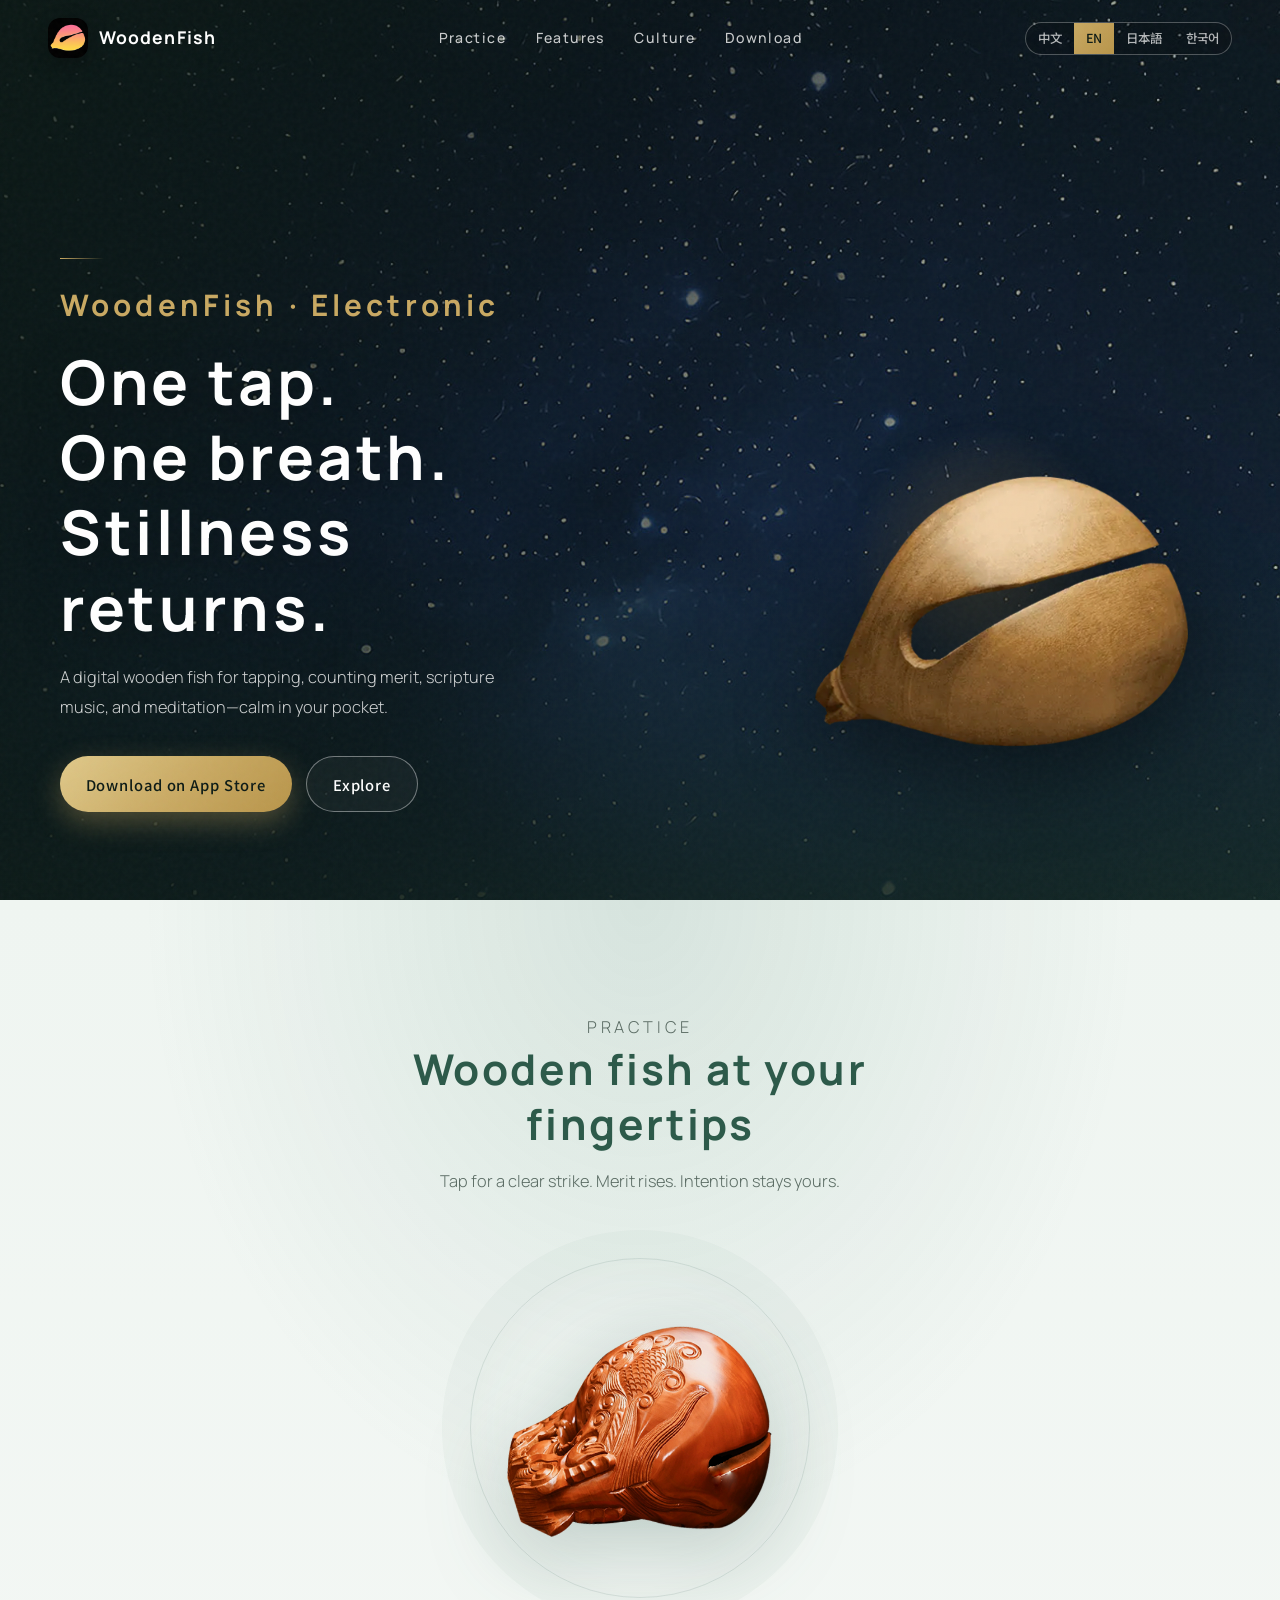
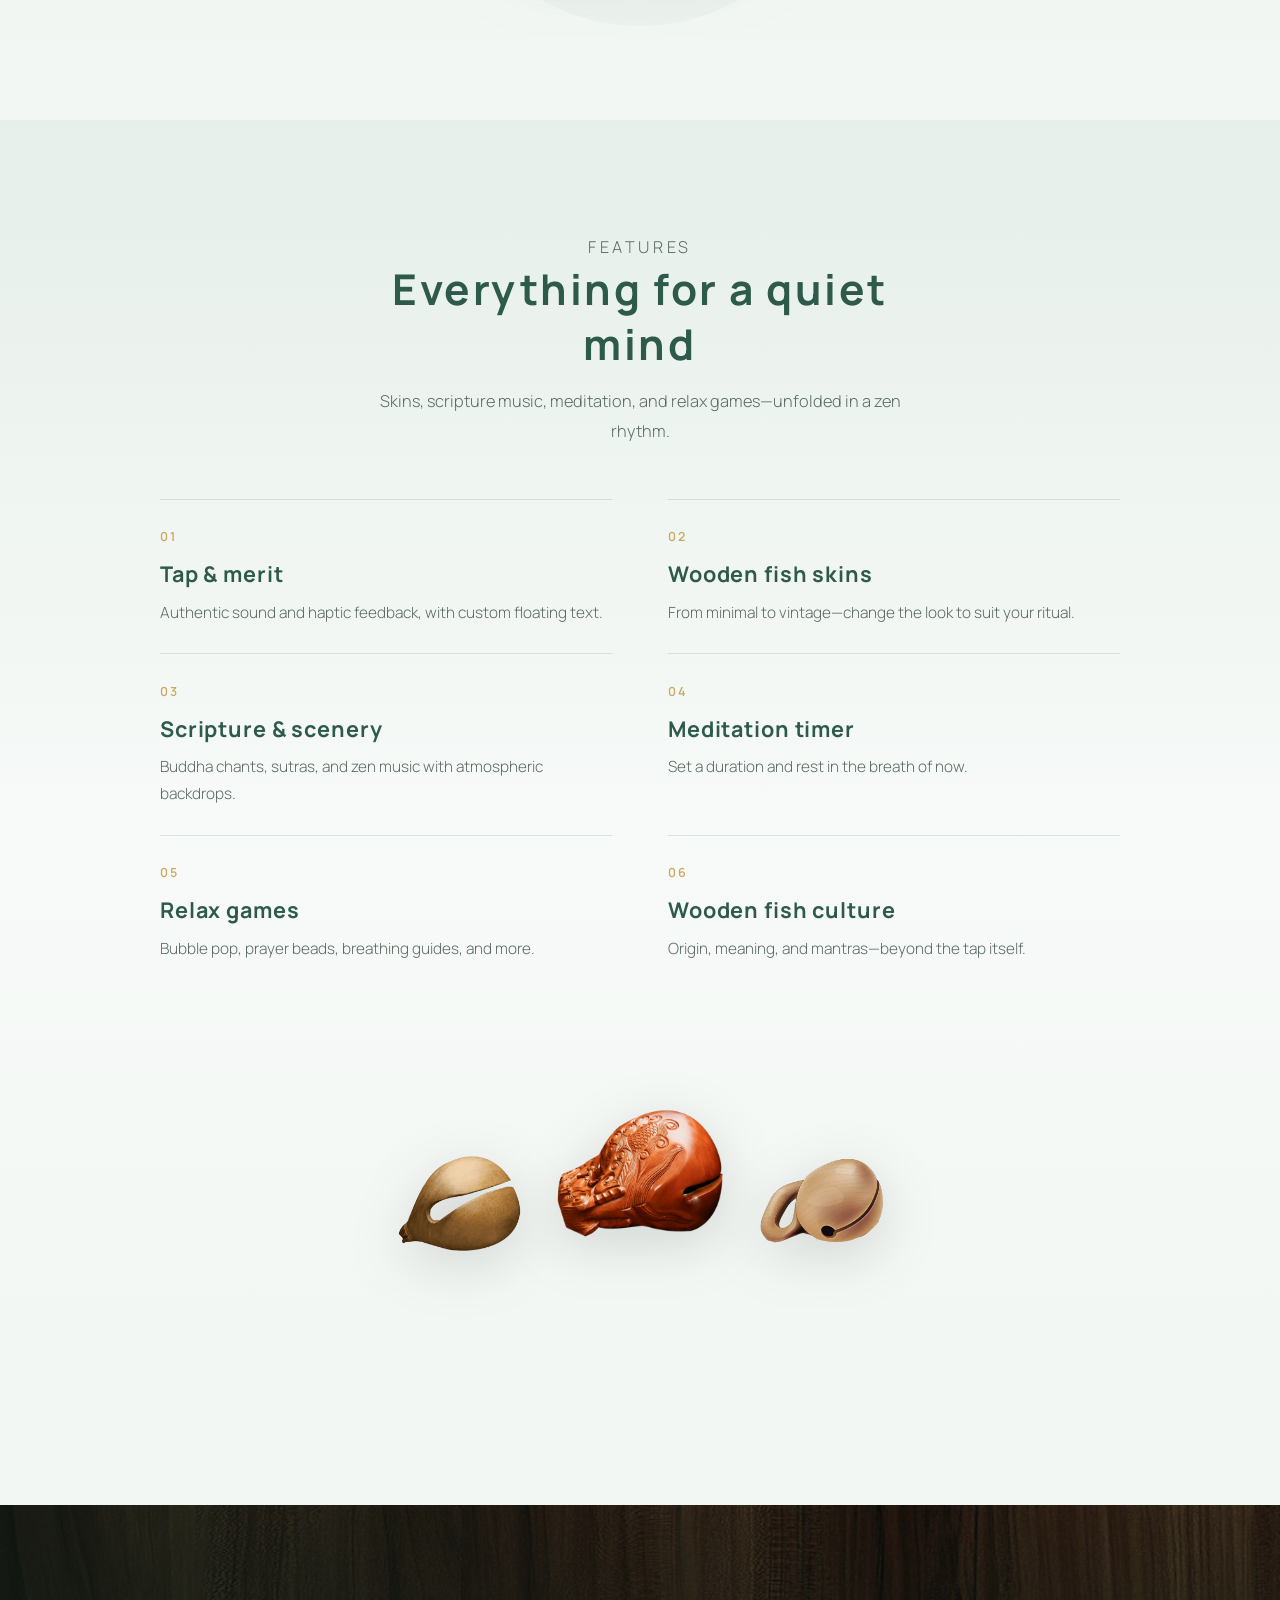
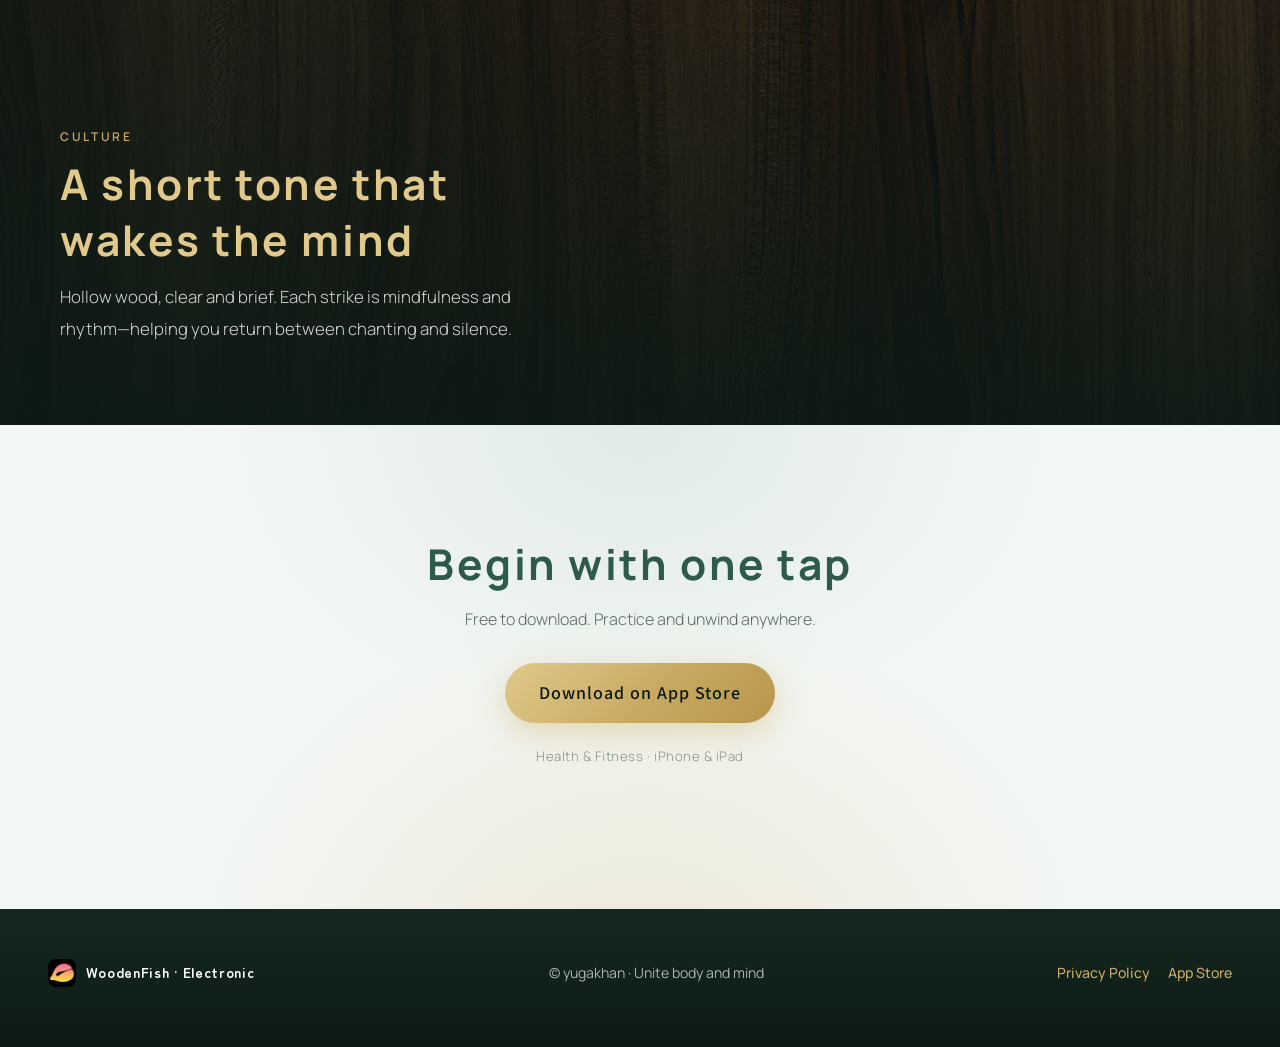
<file: index.html>
<!DOCTYPE html>
<html lang="zh-Hans">
<head>
  <meta charset="UTF-8" />
  <meta name="viewport" content="width=device-width, initial-scale=1" />
  <title>新木鱼 WoodenFish — 敲击木鱼 · 静心解压</title>
  <meta name="description" content="新木鱼（WoodenFish）是一款数字化木鱼 App：敲击计功德、多种皮肤、经文音乐、冥想计时与解压游戏，助你在忙碌中找回平静。" />
  <meta name="keywords" content="木鱼,新木鱼,WoodenFish,冥想,功德,解压,禅修,佛号,meditation,wooden fish" />
  <meta name="author" content="yugakhan" />
  <meta name="robots" content="index, follow, max-image-preview:large" />
  <meta name="theme-color" content="#2D5A4A" />
  <meta name="apple-itunes-app" content="app-id=6450141503" />
  <meta name="application-name" content="WoodenFish" />
  <link rel="canonical" href="https://yugakhan.github.io/muyu/" />
  <link rel="alternate" hreflang="zh-Hans" href="https://yugakhan.github.io/muyu/" />
  <link rel="alternate" hreflang="en" href="https://yugakhan.github.io/muyu/?lang=en" />
  <link rel="alternate" hreflang="ja" href="https://yugakhan.github.io/muyu/?lang=ja" />
  <link rel="alternate" hreflang="ko" href="https://yugakhan.github.io/muyu/?lang=ko" />
  <link rel="alternate" hreflang="x-default" href="https://yugakhan.github.io/muyu/" />

  <!-- Open Graph -->
  <meta property="og:type" content="website" />
  <meta property="og:site_name" content="WoodenFish" />
  <meta property="og:locale" content="zh_CN" />
  <meta property="og:locale:alternate" content="en_US" />
  <meta property="og:locale:alternate" content="ja_JP" />
  <meta property="og:locale:alternate" content="ko_KR" />
  <meta property="og:url" content="https://yugakhan.github.io/muyu/" />
  <meta property="og:title" content="新木鱼 WoodenFish — 敲击木鱼 · 静心解压" />
  <meta property="og:description" content="数字化木鱼，随时敲击、计功德、伴经声与冥想。Meditate and reduce stress." />
  <meta property="og:image" content="https://yugakhan.github.io/muyu/assets/og-cover.png" />
  <meta property="og:image:width" content="1200" />
  <meta property="og:image:height" content="630" />
  <meta property="og:image:alt" content="WoodenFish app — digital wooden fish" />

  <!-- Twitter -->
  <meta name="twitter:card" content="summary_large_image" />
  <meta name="twitter:title" content="新木鱼 WoodenFish" />
  <meta name="twitter:description" content="Digital wooden fish for meditation, merit, and calm." />
  <meta name="twitter:image" content="https://yugakhan.github.io/muyu/assets/og-cover.png" />
  <meta name="twitter:image:alt" content="WoodenFish — digital wooden fish for calm" />

  <link rel="icon" type="image/png" href="assets/icon.png" />
  <link rel="apple-touch-icon" href="assets/icon.png" />
  <link rel="manifest" href="site.webmanifest" />

  <link rel="preconnect" href="https://fonts.googleapis.com" />
  <link rel="preconnect" href="https://fonts.gstatic.com" crossorigin />
  <!-- Sans only: Noto Sans SC/JP/KR + Zen Maru Gothic + Manrope (no Song/serif) -->
  <link href="https://fonts.googleapis.com/css2?family=Manrope:wght@400;500;600;700&family=Noto+Sans+JP:wght@300;400;500;600;700&family=Noto+Sans+KR:wght@300;400;500;600;700&family=Noto+Sans+SC:wght@300;400;500;600;700&family=Zen+Maru+Gothic:wght@400;500;700&display=swap" rel="stylesheet" />
  <link rel="stylesheet" href="styles.css" />

  <script type="application/ld+json">
  {
    "@context": "https://schema.org",
    "@type": "SoftwareApplication",
    "name": "WoodenFish - Electronic",
    "alternateName": ["新木鱼", "WoodenFish"],
    "operatingSystem": "iOS, iPadOS",
    "applicationCategory": "HealthApplication",
    "description": "A digital wooden fish app for meditation, merit counting, scripture music, and stress relief.",
    "url": "https://yugakhan.github.io/muyu/",
    "image": "https://yugakhan.github.io/muyu/assets/icon.png",
    "offers": {
      "@type": "Offer",
      "price": "0",
      "priceCurrency": "USD"
    },
    "aggregateRating": {
      "@type": "AggregateRating",
      "ratingValue": "5.0",
      "ratingCount": "9"
    },
    "author": {
      "@type": "Person",
      "name": "yugakhan"
    },
    "downloadUrl": "https://apps.apple.com/us/app/woodenfish-electronic/id6450141503"
  }
  </script>
  <script type="application/ld+json">
  {
    "@context": "https://schema.org",
    "@type": "WebSite",
    "name": "WoodenFish",
    "url": "https://yugakhan.github.io/muyu/",
    "inLanguage": ["zh-Hans", "en"],
    "publisher": {
      "@type": "Organization",
      "name": "yugakhan"
    }
  }
  </script>
</head>
<body>
  <a class="skip" href="#main">Skip to content</a>
  <div class="grain" aria-hidden="true"></div>
  <div class="ink-wash" aria-hidden="true"></div>
  <svg class="enso" viewBox="0 0 200 200" aria-hidden="true">
    <circle cx="100" cy="100" r="78" fill="none" stroke="currentColor" stroke-width="1.2" stroke-linecap="round" stroke-dasharray="420 80" pathLength="500" />
  </svg>

  <header class="top">
    <a class="brand-mark" href="#top">
      <img src="assets/icon.png" width="40" height="40" alt="新木鱼 WoodenFish app icon" />
      <span data-i18n="brand">新木鱼</span>
    </a>
    <nav class="nav" aria-label="Primary">
      <a href="#practice" data-i18n="nav_practice">修行</a>
      <a href="#features" data-i18n="nav_features">功能</a>
      <a href="#culture" data-i18n="nav_culture">文化</a>
      <a href="#download" data-i18n="nav_download">下载</a>
    </nav>
    <div class="lang" role="group" aria-label="Language">
      <button type="button" data-lang="zh" class="is-active">中文</button>
      <button type="button" data-lang="en">EN</button>
      <button type="button" data-lang="ja">日本語</button>
      <button type="button" data-lang="ko">한국어</button>
    </div>
  </header>

  <main id="main">
    <section id="top" class="hero">
      <div class="hero-visual" aria-hidden="true">
        <img src="assets/bg.jpg" alt="" class="hero-bg" width="1600" height="1000" />
        <div class="hero-veil"></div>
        <div class="hero-glow"></div>

        <div class="hero-fx">
          <div class="hero-waves">
            <span></span>
            <span></span>
            <span></span>
          </div>
          <img
            src="assets/muyu-hero.png"
            alt=""
            class="hero-muyu"
            width="500"
            height="500"
            decoding="async"
          />
        </div>

        <div class="hero-leaves">
          <svg class="leaf l1" viewBox="0 0 32 32" fill="currentColor"><path d="M16 2c-1.5 6-8 10-12 14 4 1 8 5 10 12 2-7 6-11 10-12-4-4-10.5-8-8-14z"/></svg>
          <svg class="leaf l2" viewBox="0 0 32 32" fill="currentColor"><path d="M26 6C18 8 12 14 10 22c8-2 14-8 16-16-2 2-4 4-6 5 2-3 4-4 6-5z"/></svg>
          <svg class="leaf l3" viewBox="0 0 32 32" fill="currentColor"><path d="M16 2c-1.5 6-8 10-12 14 4 1 8 5 10 12 2-7 6-11 10-12-4-4-10.5-8-8-14z"/></svg>
          <svg class="leaf l4" viewBox="0 0 32 32" fill="currentColor"><path d="M26 6C18 8 12 14 10 22c8-2 14-8 16-16-2 2-4 4-6 5 2-3 4-4 6-5z"/></svg>
          <svg class="leaf l5" viewBox="0 0 32 32" fill="currentColor"><path d="M16 2c-1.5 6-8 10-12 14 4 1 8 5 10 12 2-7 6-11 10-12-4-4-10.5-8-8-14z"/></svg>
        </div>

        <div class="hero-motes">
          <i></i><i></i><i></i><i></i><i></i><i></i>
        </div>
      </div>
      <div class="hero-copy">
        <p class="brand-hero" data-i18n="brand_full">新木鱼 WoodenFish</p>
        <h1 data-i18n="hero_title">一叩一念，心归静处</h1>
        <p class="hero-lead" data-i18n="hero_lead">数字化木鱼，随时敲击、计功德、伴经声与冥想，在喧嚣里留一寸禅意。</p>
        <div class="cta-row">
          <a class="btn btn-primary" href="https://apps.apple.com/us/app/woodenfish-electronic/id6450141503" target="_blank" rel="noopener" data-i18n="cta_ios">App Store 下载</a>
          <a class="btn btn-ghost" href="#practice" data-i18n="cta_explore">了解更多</a>
        </div>
      </div>
    </section>

    <section id="practice" class="section practice">
      <div class="section-head reveal">
        <p class="eyebrow" data-i18n="eyebrow_practice">Practice</p>
        <h2 data-i18n="practice_title">指尖上的木鱼</h2>
        <p data-i18n="practice_lead">轻触屏幕，清脆一响；功德自计，心念自定。</p>
      </div>
      <div class="practice-stage reveal">
        <div class="practice-ring" aria-hidden="true"></div>
        <img
          src="assets/muyu-2.png"
          alt="木鱼插图，点击可体验功德+1"
          class="practice-muyu"
          width="300"
          height="300"
          data-i18n-alt="alt_muyu_tap"
        />
        <p class="merit" aria-live="polite"><span data-i18n="merit_label">功德</span>+1</p>
      </div>
    </section>

    <section id="features" class="section features">
      <div class="section-head reveal">
        <p class="eyebrow" data-i18n="eyebrow_features">Features</p>
        <h2 data-i18n="features_title">静心所需，皆在其中</h2>
        <p data-i18n="features_lead">皮肤、经声、冥想与解压游戏，循着禅意慢慢展开。</p>
      </div>
      <ol class="feature-list">
        <li class="reveal">
          <span class="feat-num">01</span>
          <h3 data-i18n="f1_title">敲击与功德</h3>
          <p data-i18n="f1_body">真实音效与震动反馈，自定义悬浮文字与计数。</p>
        </li>
        <li class="reveal">
          <span class="feat-num">02</span>
          <h3 data-i18n="f2_title">多样木鱼皮肤</h3>
          <p data-i18n="f2_body">简约到复古，随心更换外观，让修行更有仪式感。</p>
        </li>
        <li class="reveal">
          <span class="feat-num">03</span>
          <h3 data-i18n="f3_title">经文与背景</h3>
          <p data-i18n="f3_body">佛号、经诵与禅乐，配以氛围背景图，沉浸静修。</p>
        </li>
        <li class="reveal">
          <span class="feat-num">04</span>
          <h3 data-i18n="f4_title">冥想计时</h3>
          <p data-i18n="f4_body">设定时长，专注呼吸与当下，修一寸光阴。</p>
        </li>
        <li class="reveal">
          <span class="feat-num">05</span>
          <h3 data-i18n="f5_title">解压小游戏</h3>
          <p data-i18n="f5_body">戳泡泡、拨念珠、呼吸引导等，轻触放松身心。</p>
        </li>
        <li class="reveal">
          <span class="feat-num">06</span>
          <h3 data-i18n="f6_title">木鱼文化</h3>
          <p data-i18n="f6_body">由来、寓意与常用佛号，在叩击之外多一分理解。</p>
        </li>
      </ol>
      <div class="skin-row reveal" aria-hidden="true">
        <img src="assets/muyu-hero.png" alt="" width="140" height="140" loading="lazy" />
        <img src="assets/muyu-2.png" alt="" width="180" height="180" loading="lazy" />
        <img src="assets/muyu-3.png" alt="" width="140" height="140" loading="lazy" />
      </div>
    </section>

    <section id="culture" class="section culture">
      <div class="culture-panel">
        <img src="assets/bg-alt.jpg" alt="" class="culture-bg" width="1600" height="900" />
        <div class="culture-veil"></div>
        <div class="culture-copy reveal">
          <p class="eyebrow light" data-i18n="eyebrow_culture">Culture</p>
          <h2 data-i18n="culture_title">木鱼之声，醒心于片刻</h2>
          <p data-i18n="culture_body">木鱼中空，音短而清。每一次敲击，是正念，也是节奏——在读经与静坐之间，帮你把心安放回来。</p>
        </div>
      </div>
    </section>

    <section id="download" class="section download">
      <div class="download-inner reveal">
        <h2 data-i18n="download_title">此刻，开始一叩</h2>
        <p data-i18n="download_lead">免费下载，随时随地修行与解压。</p>
        <a class="btn btn-primary btn-lg" href="https://apps.apple.com/us/app/woodenfish-electronic/id6450141503" target="_blank" rel="noopener" data-i18n="cta_ios">App Store 下载</a>
        <p class="fineprint" data-i18n="download_note">Health &amp; Fitness · 支持 iPhone、iPad</p>
      </div>
    </section>
  </main>

  <footer class="foot">
    <div class="foot-brand">
      <img src="assets/icon.png" alt="" width="28" height="28" />
      <span data-i18n="brand_full">新木鱼 WoodenFish</span>
    </div>
    <p data-i18n="foot_copy">© yugakhan · 让身心合一</p>
    <div class="foot-links">
      <a href="privacy.html" data-i18n="foot_privacy">隐私政策</a>
      <a href="https://apps.apple.com/us/app/woodenfish-electronic/id6450141503" target="_blank" rel="noopener">App Store</a>
    </div>
  </footer>

  <script src="i18n.js?v=syslang1"></script>
  <script src="app.js?v=syslang1"></script>
</body>
</html>
</file>
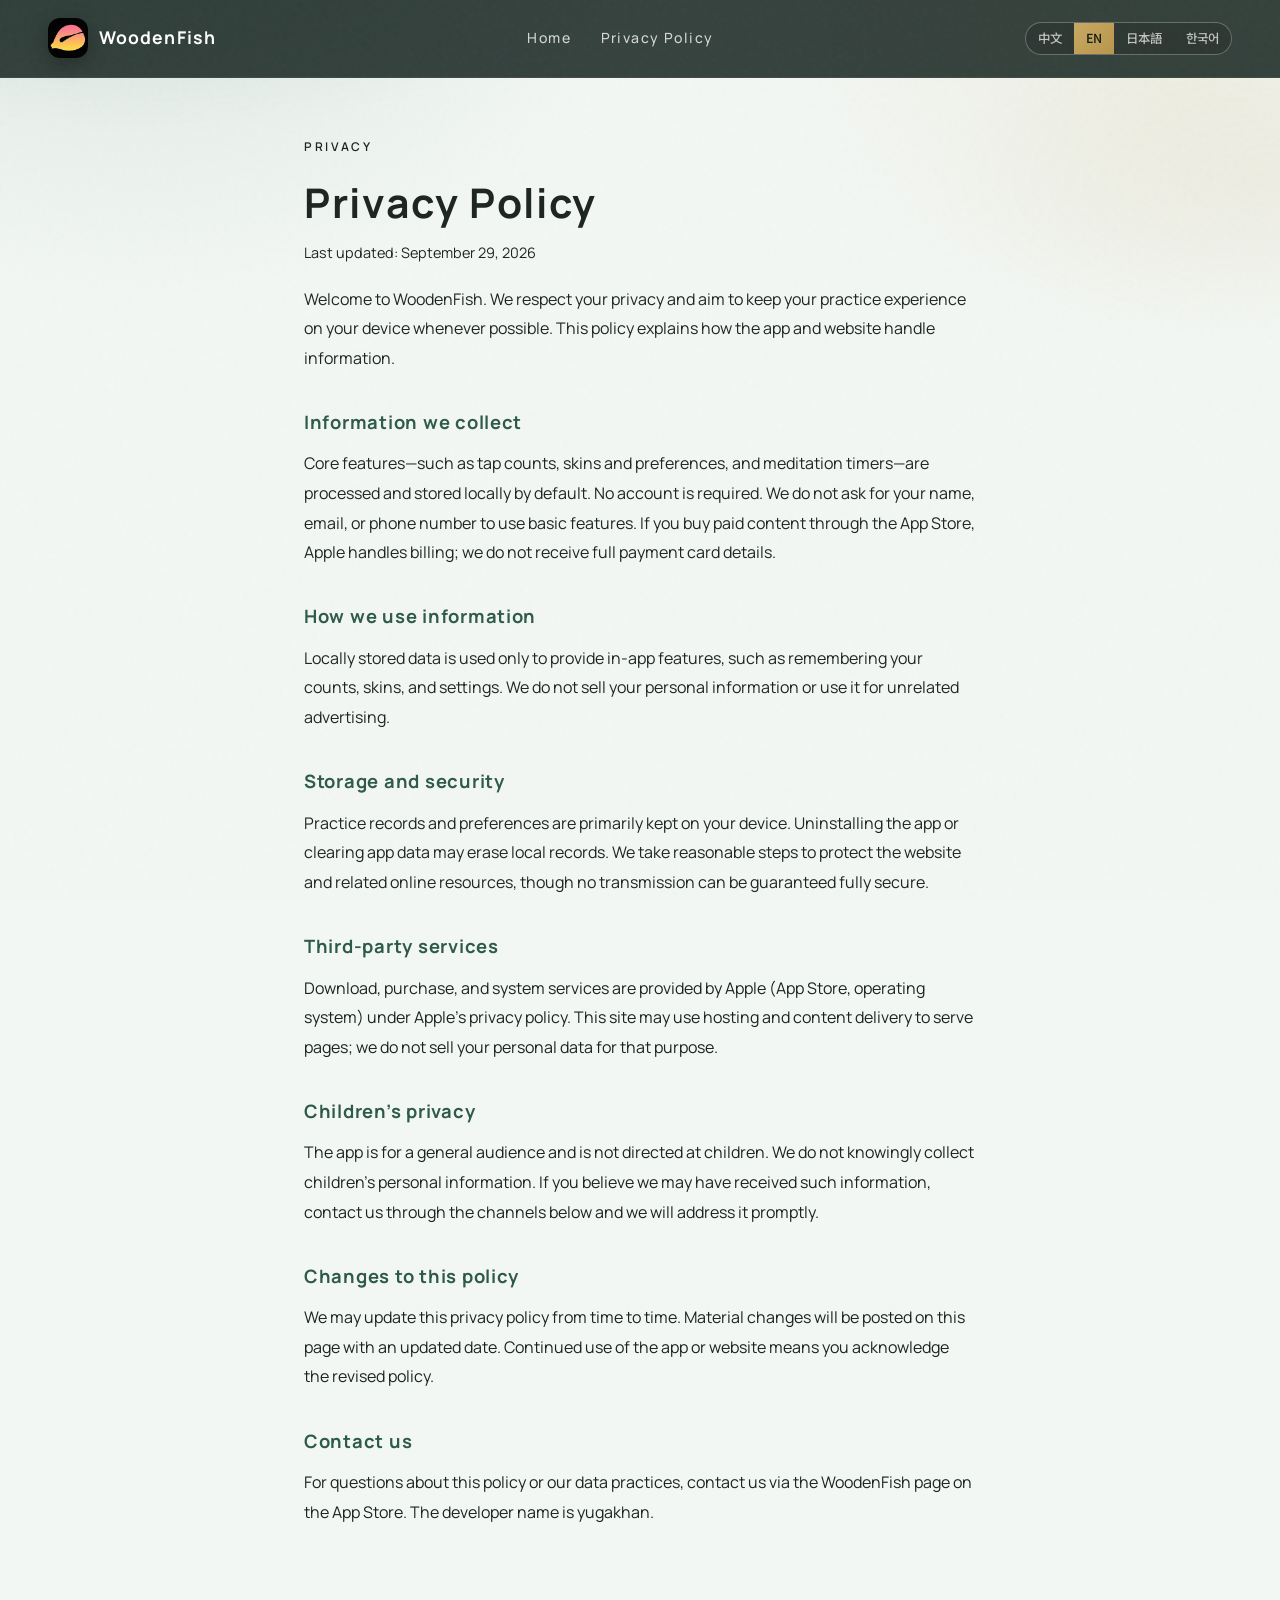
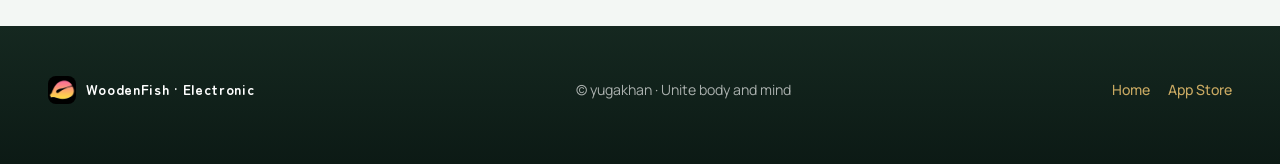
<file: privacy.html>
<!DOCTYPE html>
<html lang="zh-Hans">
<head>
  <meta charset="UTF-8" />
  <meta name="viewport" content="width=device-width, initial-scale=1" />
  <title>隐私政策 — 新木鱼 WoodenFish</title>
  <meta name="description" content="新木鱼（WoodenFish）隐私政策：说明我们如何处理应用与网站相关的信息。" />
  <meta name="author" content="yugakhan" />
  <meta name="robots" content="index, follow" />
  <meta name="theme-color" content="#2D5A4A" />
  <meta name="application-name" content="WoodenFish" />
  <link rel="canonical" href="https://yugakhan.github.io/muyu/privacy.html" />
  <link rel="alternate" hreflang="zh-Hans" href="https://yugakhan.github.io/muyu/privacy.html" />
  <link rel="alternate" hreflang="en" href="https://yugakhan.github.io/muyu/privacy.html?lang=en" />
  <link rel="alternate" hreflang="ja" href="https://yugakhan.github.io/muyu/privacy.html?lang=ja" />
  <link rel="alternate" hreflang="ko" href="https://yugakhan.github.io/muyu/privacy.html?lang=ko" />
  <link rel="alternate" hreflang="x-default" href="https://yugakhan.github.io/muyu/privacy.html" />

  <meta property="og:type" content="website" />
  <meta property="og:site_name" content="WoodenFish" />
  <meta property="og:locale" content="zh_CN" />
  <meta property="og:locale:alternate" content="en_US" />
  <meta property="og:locale:alternate" content="ja_JP" />
  <meta property="og:locale:alternate" content="ko_KR" />
  <meta property="og:url" content="https://yugakhan.github.io/muyu/privacy.html" />
  <meta property="og:title" content="隐私政策 — 新木鱼 WoodenFish" />
  <meta property="og:description" content="新木鱼（WoodenFish）隐私政策。" />
  <meta property="og:image" content="https://yugakhan.github.io/muyu/assets/og-cover.png" />

  <meta name="twitter:card" content="summary_large_image" />
  <meta name="twitter:title" content="隐私政策 — WoodenFish" />
  <meta name="twitter:description" content="WoodenFish privacy policy." />
  <meta name="twitter:image" content="https://yugakhan.github.io/muyu/assets/og-cover.png" />

  <link rel="icon" type="image/png" href="assets/icon.png" />
  <link rel="apple-touch-icon" href="assets/icon.png" />
  <link rel="manifest" href="site.webmanifest" />

  <link rel="preconnect" href="https://fonts.googleapis.com" />
  <link rel="preconnect" href="https://fonts.gstatic.com" crossorigin />
  <link href="https://fonts.googleapis.com/css2?family=Manrope:wght@400;500;600;700&family=Noto+Sans+JP:wght@300;400;500;600;700&family=Noto+Sans+KR:wght@300;400;500;600;700&family=Noto+Sans+SC:wght@300;400;500;600;700&family=Zen+Maru+Gothic:wght@400;500;700&display=swap" rel="stylesheet" />
  <link rel="stylesheet" href="styles.css" />
</head>
<body data-page="privacy" class="page-legal">
  <a class="skip" href="#main">Skip to content</a>
  <div class="grain" aria-hidden="true"></div>
  <div class="ink-wash" aria-hidden="true"></div>

  <header class="top is-scrolled">
    <a class="brand-mark" href="index.html">
      <img src="assets/icon.png" width="40" height="40" alt="WoodenFish app icon" />
      <span data-i18n="brand">新木鱼</span>
    </a>
    <nav class="nav" aria-label="Primary">
      <a href="index.html" data-i18n="nav_home">首页</a>
      <a href="privacy.html" aria-current="page" data-i18n="foot_privacy">隐私政策</a>
    </nav>
    <div class="lang" role="group" aria-label="Language">
      <button type="button" data-lang="zh" class="is-active">中文</button>
      <button type="button" data-lang="en">EN</button>
      <button type="button" data-lang="ja">日本語</button>
      <button type="button" data-lang="ko">한국어</button>
    </div>
  </header>

  <main id="main" class="legal">
    <article class="legal-inner reveal is-in">
      <p class="eyebrow" data-i18n="privacy_eyebrow">Privacy</p>
      <h1 data-i18n="privacy_title">隐私政策</h1>
      <p class="legal-updated" data-i18n="privacy_updated">最近更新：2026 年 9 月 29 日</p>
      <p data-i18n="privacy_intro">欢迎使用新木鱼（WoodenFish）。我们重视你的隐私，并尽量让修行与解压体验留在你的设备上。本政策说明本应用与官网如何处理信息。</p>

      <h2 data-i18n="privacy_s1_title">我们收集哪些信息</h2>
      <p data-i18n="privacy_s1_body">应用的核心功能（如敲击计数、皮肤与偏好设置、冥想计时等）默认在本地处理与保存，无需注册账号。我们不会要求你提供姓名、邮箱或电话等身份信息来使用基础功能。若你通过 App Store 购买付费内容，交易与账单由 Apple 处理，我们不会收到完整的支付卡信息。</p>

      <h2 data-i18n="privacy_s2_title">信息如何使用</h2>
      <p data-i18n="privacy_s2_body">本地保存的数据仅用于提供和应用内功能，例如记住你的计数、皮肤与设置。我们不会出售你的个人信息，也不会将其用于与产品无关的广告定向。</p>

      <h2 data-i18n="privacy_s3_title">数据存储与安全</h2>
      <p data-i18n="privacy_s3_body">与修行记录和偏好相关的数据主要保存在你的设备上。卸载应用或清除应用数据可能导致本地记录丢失。我们采取合理措施保护官网与相关线上资源，但请理解任何网络传输都无法保证绝对安全。</p>

      <h2 data-i18n="privacy_s4_title">第三方服务</h2>
      <p data-i18n="privacy_s4_body">下载、购买与系统级服务由 Apple（App Store、操作系统）提供，并受其隐私政策约束。本站可能使用基础托管与内容分发以展示页面；我们不会为此额外出售你的个人数据。</p>

      <h2 data-i18n="privacy_s5_title">儿童隐私</h2>
      <p data-i18n="privacy_s5_body">本应用面向一般用户，并非专门面向儿童。我们不会在知情情况下收集儿童的个人信息。若你认为我们可能收到了儿童相关信息，请通过下方方式联系我们，我们会尽快处理。</p>

      <h2 data-i18n="privacy_s6_title">政策变更</h2>
      <p data-i18n="privacy_s6_body">我们可能适时更新本隐私政策。重大变更将在本页面发布更新日期，并在合理范围内提示。继续使用应用或网站，即表示你了解更新后的政策。</p>

      <h2 data-i18n="privacy_s7_title">联系我们</h2>
      <p data-i18n="privacy_s7_body">如对本隐私政策或数据处理有任何疑问，请通过 App Store 上的 WoodenFish 应用页面与我们联系，开发者标识为 yugakhan。</p>
    </article>
  </main>

  <footer class="foot">
    <div class="foot-brand">
      <img src="assets/icon.png" alt="" width="28" height="28" />
      <span data-i18n="brand_full">新木鱼 WoodenFish</span>
    </div>
    <p data-i18n="foot_copy">© yugakhan · 让身心合一</p>
    <div class="foot-links">
      <a href="index.html" data-i18n="nav_home">首页</a>
      <a href="https://apps.apple.com/us/app/woodenfish-electronic/id6450141503" target="_blank" rel="noopener">App Store</a>
    </div>
  </footer>

  <script src="i18n.js?v=syslang1"></script>
  <script src="app.js?v=syslang1"></script>
</body>
</html>
</file>
<file: styles.css>
:root {
  --ink: #1c2420;
  --muted: #5a6b63;
  --sage: #2d5a4a;
  --sage-mid: #3d7a65;
  --sage-soft: #6a9a88;
  --gold: #c9a962;
  --gold-soft: #e0c98a;
  --mist: #e6efe9;
  --paper: #f3f7f4;
  --deep: #0c1a15;
  --deep-2: #152820;
  /* Rounded gothic + geometric sans — never Song/serif */
  --font-display: "Zen Maru Gothic", "Noto Sans SC", "Noto Sans JP", "Noto Sans KR",
    "PingFang SC", "Hiragino Sans GB", "Microsoft YaHei", system-ui, sans-serif;
  --font-body: "Noto Sans SC", "Noto Sans JP", "Noto Sans KR", "Manrope", "PingFang SC",
    "Hiragino Sans GB", "Microsoft YaHei", system-ui, sans-serif;
  --font-en: "Manrope", "Noto Sans SC", system-ui, sans-serif;
  --font-ja: "Zen Maru Gothic", "Noto Sans JP", "Hiragino Sans", "Yu Gothic", system-ui,
    sans-serif;
  --font-ko: "Noto Sans KR", "Apple SD Gothic Neo", "Malgun Gothic", system-ui, sans-serif;
}

*,
*::before,
*::after {
  box-sizing: border-box;
}

html {
  scroll-behavior: smooth;
}

body {
  margin: 0;
  color: var(--ink);
  font-family: var(--font-body);
  font-weight: 400;
  font-size: 16px;
  line-height: 1.7;
  background: var(--paper);
  overflow-x: hidden;
  -webkit-font-smoothing: antialiased;
}

html[lang="en"] body,
html[lang="en"] .brand-mark,
html[lang="en"] .brand-hero,
html[lang="en"] h1,
html[lang="en"] h2,
html[lang="en"] h3 {
  font-family: var(--font-en);
}

html[lang="ja"] body,
html[lang="ja"] .brand-mark,
html[lang="ja"] .brand-hero,
html[lang="ja"] h1,
html[lang="ja"] h2,
html[lang="ja"] h3 {
  font-family: var(--font-ja);
}

html[lang="ko"] body,
html[lang="ko"] .brand-mark,
html[lang="ko"] .brand-hero,
html[lang="ko"] h1,
html[lang="ko"] h2,
html[lang="ko"] h3 {
  font-family: var(--font-ko);
}

img {
  max-width: 100%;
  display: block;
}

a {
  color: inherit;
  text-decoration: none;
}

.skip {
  position: absolute;
  left: -999px;
  top: 0;
  background: #fff;
  padding: 0.5rem 1rem;
  z-index: 100;
}

.skip:focus {
  left: 0.5rem;
  top: 0.5rem;
}

.grain {
  pointer-events: none;
  position: fixed;
  inset: 0;
  z-index: 60;
  opacity: 0.035;
  background-image: url("data:image/svg+xml,%3Csvg viewBox='0 0 200 200' xmlns='http://www.w3.org/2000/svg'%3E%3Cfilter id='n'%3E%3CfeTurbulence type='fractalNoise' baseFrequency='0.9' numOctaves='3' stitchTiles='stitch'/%3E%3C/filter%3E%3Crect width='100%25' height='100%25' filter='url(%23n)'/%3E%3C/svg%3E");
}

.ink-wash {
  pointer-events: none;
  position: fixed;
  inset: 0;
  z-index: 0;
  background:
    radial-gradient(ellipse 80% 50% at 10% -10%, rgba(61, 122, 101, 0.12), transparent 50%),
    radial-gradient(ellipse 60% 40% at 100% 20%, rgba(201, 169, 98, 0.08), transparent 45%);
}

.enso {
  pointer-events: none;
  position: fixed;
  right: -4vw;
  top: 18vh;
  width: min(42vw, 320px);
  height: auto;
  z-index: 0;
  color: rgba(45, 90, 74, 0.07);
  animation: enso-breathe 14s ease-in-out infinite;
}

@media (max-width: 720px) {
  .enso {
    opacity: 0.55;
    top: 42vh;
    width: 55vw;
  }
}

/* —— Top —— */
.top {
  position: fixed;
  top: 0;
  left: 0;
  right: 0;
  z-index: 40;
  display: flex;
  align-items: center;
  justify-content: space-between;
  gap: 1rem;
  padding: 1rem 1.35rem;
  color: #fff;
  transition: background 0.35s ease, backdrop-filter 0.35s ease;
}

.top.is-scrolled {
  background: rgba(12, 26, 21, 0.72);
  backdrop-filter: blur(14px);
  -webkit-backdrop-filter: blur(14px);
  border-bottom: 1px solid rgba(255, 255, 255, 0.06);
}

.brand-mark {
  display: flex;
  align-items: center;
  gap: 0.7rem;
  font-family: var(--font-display);
  font-size: 1.1rem;
  font-weight: 700;
  letter-spacing: 0.06em;
}

.brand-mark img {
  width: 40px;
  height: 40px;
  border-radius: 12px;
  box-shadow: 0 6px 20px rgba(0, 0, 0, 0.3);
}

.nav {
  display: none;
  gap: 1.85rem;
  font-size: 0.88rem;
  font-weight: 500;
  letter-spacing: 0.1em;
}

.nav a {
  opacity: 0.78;
  transition: opacity 0.25s ease, color 0.25s ease;
}

.nav a:hover {
  opacity: 1;
  color: var(--gold-soft);
}

.lang {
  display: flex;
  border: 1px solid rgba(255, 255, 255, 0.28);
  border-radius: 999px;
  overflow: hidden;
  background: rgba(0, 0, 0, 0.15);
}

.lang button {
  appearance: none;
  border: 0;
  background: transparent;
  color: rgba(255, 255, 255, 0.7);
  font-family: var(--font-body);
  font-size: 0.72rem;
  font-weight: 500;
  padding: 0.38rem 0.55rem;
  cursor: pointer;
  transition: background 0.2s ease, color 0.2s ease;
  white-space: nowrap;
}

.lang button.is-active {
  background: linear-gradient(135deg, var(--gold), #b8954a);
  color: var(--deep);
}

@media (min-width: 480px) {
  .lang button {
    font-size: 0.78rem;
    padding: 0.4rem 0.75rem;
  }
}

@media (min-width: 800px) {
  .top {
    padding: 1.15rem 3rem;
  }

  .nav {
    display: flex;
  }
}

/* —— Hero —— */
.hero {
  position: relative;
  min-height: 100svh;
  display: grid;
  align-items: end;
  color: #fff;
}

.hero-visual {
  position: absolute;
  inset: 0;
  overflow: hidden;
}

.hero-bg {
  width: 100%;
  height: 100%;
  object-fit: cover;
  transform: scale(1.08);
  animation: slow-drift 32s ease-in-out infinite alternate;
}

.hero-veil {
  position: absolute;
  inset: 0;
  background:
    linear-gradient(115deg, rgba(12, 26, 21, 0.88) 0%, rgba(12, 26, 21, 0.55) 42%, rgba(45, 90, 74, 0.2) 100%),
    linear-gradient(to top, rgba(12, 26, 21, 0.8) 0%, transparent 42%);
}

.hero-glow {
  position: absolute;
  right: 12%;
  bottom: 22%;
  width: min(36vw, 280px);
  height: min(36vw, 280px);
  border-radius: 50%;
  background: radial-gradient(circle, rgba(201, 169, 98, 0.28), transparent 68%);
  filter: blur(8px);
  animation: pulse-glow 6s ease-in-out infinite;
}

/* Muyu + sound waves — natural aspect, never squash */
.hero-fx {
  position: absolute;
  right: 2%;
  bottom: 8%;
  width: min(56vw, 380px);
  pointer-events: none;
  animation: float-muyu 8s ease-in-out infinite;
}

.hero-muyu {
  position: relative;
  z-index: 2;
  display: block;
  width: 100%;
  height: auto;
  max-width: none;
  aspect-ratio: auto;
  object-fit: contain;
  object-position: center;
  filter: drop-shadow(0 22px 44px rgba(0, 0, 0, 0.45));
}

.hero-waves {
  position: absolute;
  left: 50%;
  top: 50%;
  z-index: 1;
  width: 100%;
  aspect-ratio: 1;
  transform: translate(-50%, -50%);
  display: grid;
  place-items: center;
  pointer-events: none;
}

.hero-waves span {
  position: absolute;
  width: 72%;
  aspect-ratio: 1;
  border-radius: 50%;
  border: 1px solid rgba(224, 201, 138, 0.45);
  opacity: 0;
  animation: wave-ring 4.8s ease-out infinite;
}

.hero-waves span:nth-child(2) {
  animation-delay: 1.6s;
}

.hero-waves span:nth-child(3) {
  animation-delay: 3.2s;
}

/* Falling leaves */
.hero-leaves {
  position: absolute;
  inset: 0;
  z-index: 3;
  pointer-events: none;
  overflow: hidden;
}

.leaf {
  position: absolute;
  width: 18px;
  height: 18px;
  color: rgba(201, 169, 98, 0.55);
  opacity: 0;
  will-change: transform, opacity;
  filter: drop-shadow(0 2px 6px rgba(0, 0, 0, 0.2));
}

.leaf.l1 {
  left: 58%;
  top: -8%;
  width: 20px;
  animation: leaf-fall 14s linear infinite;
  animation-delay: 0s;
}

.leaf.l2 {
  left: 72%;
  top: -10%;
  width: 14px;
  color: rgba(106, 154, 136, 0.5);
  animation: leaf-fall 17s linear infinite;
  animation-delay: 2.5s;
}

.leaf.l3 {
  left: 84%;
  top: -6%;
  width: 16px;
  color: rgba(224, 201, 138, 0.42);
  animation: leaf-fall 15s linear infinite;
  animation-delay: 5s;
}

.leaf.l4 {
  left: 66%;
  top: -12%;
  width: 12px;
  color: rgba(61, 122, 101, 0.45);
  animation: leaf-fall 19s linear infinite;
  animation-delay: 8s;
}

.leaf.l5 {
  left: 90%;
  top: -8%;
  width: 15px;
  animation: leaf-fall 16s linear infinite;
  animation-delay: 11s;
}

.hero-motes {
  position: absolute;
  inset: 0;
  z-index: 2;
  pointer-events: none;
  overflow: hidden;
}

.hero-motes i {
  position: absolute;
  width: 3px;
  height: 3px;
  border-radius: 50%;
  background: rgba(224, 201, 138, 0.7);
  box-shadow: 0 0 8px rgba(201, 169, 98, 0.55);
  opacity: 0;
  animation: mote-drift 11s ease-in-out infinite;
}

.hero-motes i:nth-child(1) { left: 62%; top: 28%; animation-delay: 0s; }
.hero-motes i:nth-child(2) { left: 78%; top: 42%; width: 2px; height: 2px; animation-delay: 1.8s; }
.hero-motes i:nth-child(3) { left: 70%; top: 58%; animation-delay: 3.4s; }
.hero-motes i:nth-child(4) { left: 88%; top: 34%; width: 2px; height: 2px; animation-delay: 5s; }
.hero-motes i:nth-child(5) { left: 55%; top: 48%; animation-delay: 6.8s; }
.hero-motes i:nth-child(6) { left: 82%; top: 66%; width: 2px; height: 2px; animation-delay: 8.5s; }

.hero-copy {
  position: relative;
  z-index: 2;
  padding: 7.5rem 1.5rem 4.25rem;
  max-width: 40rem;
}

.hero-copy::before {
  content: "";
  display: block;
  width: 2.75rem;
  height: 1px;
  margin-bottom: 1.35rem;
  background: linear-gradient(90deg, var(--gold), transparent);
  opacity: 0;
  animation: rise 0.9s ease 0.05s forwards;
}

.brand-hero {
  margin: 0 0 0.85rem;
  font-family: var(--font-display);
  font-size: clamp(1.35rem, 3.5vw, 1.85rem);
  font-weight: 700;
  letter-spacing: 0.14em;
  color: var(--gold);
  opacity: 0;
  animation: rise 0.9s ease 0.1s forwards;
}

.hero h1 {
  margin: 0 0 1.1rem;
  font-family: var(--font-display);
  font-size: clamp(2.35rem, 6.5vw, 3.85rem);
  font-weight: 700;
  line-height: 1.22;
  letter-spacing: 0.06em;
  text-wrap: balance;
  text-shadow: 0 8px 40px rgba(0, 0, 0, 0.35);
  opacity: 0;
  animation: rise 0.9s ease 0.28s forwards;
}

.hero-lead {
  margin: 0 0 2.1rem;
  font-size: 1.02rem;
  font-weight: 300;
  color: rgba(255, 255, 255, 0.8);
  max-width: 28rem;
  line-height: 1.85;
  opacity: 0;
  animation: rise 0.9s ease 0.46s forwards;
}

.cta-row {
  display: flex;
  flex-wrap: wrap;
  gap: 0.9rem;
  opacity: 0;
  animation: rise 0.9s ease 0.64s forwards;
}

@media (min-width: 900px) {
  .hero-copy {
    padding: 8.5rem 3.75rem 5.5rem;
  }

  .hero-fx {
    right: 6%;
    bottom: 10%;
    width: min(34vw, 400px);
  }
}

/* —— Buttons —— */
.btn {
  display: inline-flex;
  align-items: center;
  justify-content: center;
  padding: 0.9rem 1.6rem;
  border-radius: 999px;
  font-family: var(--font-body);
  font-size: 0.92rem;
  font-weight: 500;
  letter-spacing: 0.06em;
  transition: transform 0.22s ease, box-shadow 0.22s ease, background 0.22s ease;
}

.btn:hover {
  transform: translateY(-2px);
}

.btn-primary {
  background: linear-gradient(135deg, var(--gold-soft), var(--gold) 55%, #b8954a);
  color: var(--deep);
  box-shadow: 0 10px 28px rgba(201, 169, 98, 0.35);
}

.btn-primary:hover {
  box-shadow: 0 14px 32px rgba(201, 169, 98, 0.45);
}

.btn-ghost {
  border: 1px solid rgba(255, 255, 255, 0.4);
  color: #fff;
  background: rgba(255, 255, 255, 0.04);
}

.btn-ghost:hover {
  background: rgba(255, 255, 255, 0.12);
}

.btn-lg {
  padding: 1.05rem 2.15rem;
  font-size: 1rem;
}

/* —— Sections —— */
.section {
  position: relative;
  z-index: 1;
  padding: 5.5rem 1.5rem;
}

.section-head {
  max-width: 34rem;
  margin: 0 auto 3.25rem;
  text-align: center;
}

.eyebrow {
  margin: 0 0 0.65rem;
  font-family: var(--font-en);
  font-size: 0.75rem;
  font-weight: 600;
  letter-spacing: 0.22em;
  text-transform: uppercase;
  color: var(--sage-soft);
}

.eyebrow.light {
  color: var(--gold);
}

.section-head h2,
.download h2,
.culture-copy h2 {
  margin: 0 0 0.85rem;
  font-family: var(--font-display);
  font-size: clamp(1.85rem, 4vw, 2.65rem);
  font-weight: 700;
  color: var(--sage);
  letter-spacing: 0.06em;
  line-height: 1.3;
}

.section-head p {
  margin: 0;
  color: var(--muted);
  font-size: 1.02rem;
  font-weight: 300;
  line-height: 1.85;
}

@media (min-width: 768px) {
  .section {
    padding: 7rem 3rem;
  }
}

/* Practice */
.practice {
  background:
    radial-gradient(ellipse at 50% 0%, rgba(61, 122, 101, 0.14), transparent 55%),
    linear-gradient(180deg, #eff5f1 0%, var(--paper) 100%);
}

.practice-stage {
  position: relative;
  max-width: 440px;
  margin: 0 auto;
  display: grid;
  place-items: center;
  min-height: 360px;
}

.practice-ring {
  position: absolute;
  width: min(78vw, 340px);
  height: min(78vw, 340px);
  border-radius: 50%;
  border: 1px solid rgba(45, 90, 74, 0.15);
  box-shadow:
    inset 0 0 60px rgba(45, 90, 74, 0.06),
    0 0 0 28px rgba(45, 90, 74, 0.03);
  animation: ring-breathe 5.5s ease-in-out infinite;
}

.practice-muyu {
  position: relative;
  z-index: 1;
  width: min(68vw, 280px);
  filter: drop-shadow(0 22px 40px rgba(45, 90, 74, 0.28));
  transition: transform 0.14s ease;
  cursor: pointer;
  user-select: none;
  outline: none;
}

.practice-muyu:focus-visible {
  outline: 2px solid var(--gold);
  outline-offset: 8px;
  border-radius: 50%;
}

.practice-muyu.is-hit {
  transform: scale(0.93);
}

.merit {
  position: absolute;
  z-index: 2;
  top: 10%;
  left: 50%;
  margin: 0;
  font-family: var(--font-display);
  font-size: 1.55rem;
  color: var(--gold);
  font-weight: 700;
  letter-spacing: 0.1em;
  opacity: 0;
  transform: translate(-50%, 12px);
  pointer-events: none;
  text-shadow: 0 4px 16px rgba(201, 169, 98, 0.35);
}

.merit.is-show {
  animation: merit-float 1.15s ease forwards;
}

/* Features */
.features {
  background:
    linear-gradient(180deg, var(--mist) 0%, #f7faf8 55%, var(--paper) 100%);
}

.feature-list {
  list-style: none;
  margin: 0 auto;
  padding: 0;
  max-width: 960px;
  display: grid;
  gap: 0;
  counter-reset: none;
}

@media (min-width: 720px) {
  .feature-list {
    grid-template-columns: 1fr 1fr;
    column-gap: 3.5rem;
  }
}

.feature-list li {
  padding: 1.65rem 0;
  border-top: 1px solid rgba(45, 90, 74, 0.14);
}

.feat-num {
  display: block;
  font-family: var(--font-en);
  font-size: 0.78rem;
  font-weight: 600;
  letter-spacing: 0.2em;
  color: var(--gold);
  margin-bottom: 0.55rem;
}

.feature-list h3 {
  margin: 0 0 0.45rem;
  font-family: var(--font-display);
  font-size: 1.35rem;
  font-weight: 700;
  color: var(--sage);
  letter-spacing: 0.04em;
}

.feature-list p {
  margin: 0;
  color: var(--muted);
  font-size: 0.96rem;
  font-weight: 300;
  line-height: 1.75;
}

.skin-row {
  display: flex;
  justify-content: center;
  align-items: flex-end;
  gap: 1.75rem;
  margin-top: 4rem;
  flex-wrap: wrap;
  padding: 2.5rem 1rem 0.5rem;
  background: none;
}

.skin-row img {
  width: min(26vw, 130px);
  filter: drop-shadow(0 14px 28px rgba(0, 0, 0, 0.14));
  transition: transform 0.4s cubic-bezier(0.22, 1, 0.36, 1);
}

.skin-row img:nth-child(2) {
  width: min(32vw, 175px);
  transform: translateY(-12px);
}

.skin-row img:hover {
  transform: translateY(-10px) scale(1.04);
}

.skin-row img:nth-child(2):hover {
  transform: translateY(-18px) scale(1.04);
}

/* Culture */
.culture {
  padding-left: 0;
  padding-right: 0;
  padding-bottom: 0;
}

.culture-panel {
  position: relative;
  min-height: 460px;
  display: grid;
  align-items: end;
  overflow: hidden;
}

.culture-bg {
  position: absolute;
  inset: 0;
  width: 100%;
  height: 100%;
  object-fit: cover;
  transform: scale(1.04);
}

.culture-veil {
  position: absolute;
  inset: 0;
  background:
    linear-gradient(to top, rgba(12, 26, 21, 0.92), rgba(12, 26, 21, 0.35)),
    linear-gradient(90deg, rgba(12, 26, 21, 0.55), transparent 60%);
}

.culture-copy {
  position: relative;
  z-index: 1;
  color: #fff;
  padding: 4rem 1.5rem;
  max-width: 38rem;
}

.culture-copy h2 {
  color: var(--gold-soft);
}

.culture-copy p:last-child {
  margin: 0;
  color: rgba(255, 255, 255, 0.82);
  font-size: 1.05rem;
  font-weight: 300;
  line-height: 1.9;
}

@media (min-width: 768px) {
  .culture-copy {
    padding: 5rem 3.75rem;
  }

  .culture-panel {
    min-height: 520px;
  }
}

/* Download */
.download {
  text-align: center;
  background:
    radial-gradient(ellipse at 50% 120%, rgba(201, 169, 98, 0.2), transparent 50%),
    radial-gradient(ellipse at 50% 0%, rgba(61, 122, 101, 0.1), transparent 45%),
    var(--paper);
}

.download-inner {
  max-width: 28rem;
  margin: 0 auto;
}

.download p {
  color: var(--muted);
  margin: 0 0 1.85rem;
  font-weight: 300;
}

.fineprint {
  margin-top: 1.35rem !important;
  font-size: 0.82rem !important;
  opacity: 0.7;
  letter-spacing: 0.04em;
}

/* Footer */
.foot {
  display: flex;
  flex-wrap: wrap;
  align-items: center;
  justify-content: space-between;
  gap: 1rem;
  padding: 2.1rem 1.5rem 2.6rem;
  background: linear-gradient(180deg, var(--deep-2), var(--deep));
  color: rgba(255, 255, 255, 0.65);
  font-size: 0.88rem;
}

.foot-brand {
  display: flex;
  align-items: center;
  gap: 0.65rem;
  color: #fff;
  font-family: var(--font-display);
  font-weight: 600;
  letter-spacing: 0.05em;
}

.foot-brand img {
  border-radius: 8px;
}

.foot a {
  color: var(--gold);
  font-weight: 500;
}

.foot-links {
  display: flex;
  flex-wrap: wrap;
  align-items: center;
  gap: 1.1rem;
}

@media (min-width: 768px) {
  .foot {
    padding: 2.4rem 3rem 3rem;
  }
}

/* Legal / privacy page */
.page-legal {
  background:
    radial-gradient(ellipse 80% 50% at 10% -10%, rgba(106, 154, 136, 0.18), transparent 55%),
    radial-gradient(ellipse 60% 40% at 90% 0%, rgba(201, 169, 98, 0.12), transparent 50%),
    var(--paper);
}

.page-legal .top {
  background: rgba(12, 26, 21, 0.82);
  backdrop-filter: blur(14px);
  -webkit-backdrop-filter: blur(14px);
  border-bottom: 1px solid rgba(255, 255, 255, 0.06);
}

.page-legal .nav {
  display: flex;
}

.legal {
  position: relative;
  z-index: 1;
  padding: 7.5rem 1.35rem 4rem;
}

.legal-inner {
  max-width: 42rem;
  margin: 0 auto;
}

.legal-inner h1 {
  margin: 0.35rem 0 0.75rem;
  font-family: var(--font-display);
  font-size: clamp(1.85rem, 4vw, 2.55rem);
  font-weight: 700;
  letter-spacing: 0.04em;
  color: var(--ink);
  line-height: 1.25;
}

.legal-updated {
  margin: 0 0 1.75rem;
  color: var(--muted);
  font-size: 0.9rem;
}

.legal-inner > p {
  margin: 0 0 1.15rem;
  color: var(--ink);
  line-height: 1.85;
}

.legal-inner h2 {
  margin: 2.1rem 0 0.7rem;
  font-family: var(--font-display);
  font-size: 1.15rem;
  font-weight: 700;
  letter-spacing: 0.04em;
  color: var(--sage);
}

@media (min-width: 768px) {
  .legal {
    padding: 8.5rem 3rem 5rem;
  }
}

/* Reveal */
.reveal {
  opacity: 0;
  transform: translateY(22px);
  transition: opacity 0.8s ease, transform 0.8s ease;
}

.reveal.is-in {
  opacity: 1;
  transform: translateY(0);
}

/* Motions */
@keyframes rise {
  from {
    opacity: 0;
    transform: translateY(20px);
  }
  to {
    opacity: 1;
    transform: translateY(0);
  }
}

@keyframes float-muyu {
  0%,
  100% {
    transform: translate3d(0, 0, 0);
  }
  50% {
    transform: translate3d(0, -12px, 0);
  }
}

@keyframes wave-ring {
  0% {
    transform: scale(0.72);
    opacity: 0.55;
  }
  70% {
    opacity: 0.18;
  }
  100% {
    transform: scale(1.55);
    opacity: 0;
  }
}

@keyframes leaf-fall {
  0% {
    transform: translate3d(0, 0, 0) rotate(0deg);
    opacity: 0;
  }
  8% {
    opacity: 0.75;
  }
  100% {
    transform: translate3d(-48px, 110vh, 0) rotate(420deg);
    opacity: 0;
  }
}

@keyframes mote-drift {
  0%,
  100% {
    transform: translate3d(0, 8px, 0);
    opacity: 0;
  }
  20% {
    opacity: 0.75;
  }
  50% {
    transform: translate3d(10px, -28px, 0);
    opacity: 0.45;
  }
  80% {
    opacity: 0.7;
  }
}

@keyframes slow-drift {
  from {
    transform: scale(1.08) translate(0, 0);
  }
  to {
    transform: scale(1.12) translate(-1.8%, 1.2%);
  }
}

@keyframes pulse-glow {
  0%,
  100% {
    opacity: 0.55;
    transform: scale(1);
  }
  50% {
    opacity: 0.9;
    transform: scale(1.08);
  }
}

@keyframes ring-breathe {
  0%,
  100% {
    transform: scale(1);
    opacity: 0.85;
  }
  50% {
    transform: scale(1.04);
    opacity: 1;
  }
}

@keyframes merit-float {
  0% {
    opacity: 0;
    transform: translate(-50%, 16px);
  }
  18% {
    opacity: 1;
  }
  100% {
    opacity: 0;
    transform: translate(-50%, -52px);
  }
}

@keyframes enso-breathe {
  0%,
  100% {
    transform: rotate(0deg) scale(1);
    opacity: 0.7;
  }
  50% {
    transform: rotate(8deg) scale(1.04);
    opacity: 1;
  }
}

@media (prefers-reduced-motion: reduce) {
  .hero-bg,
  .hero-fx,
  .hero-glow,
  .hero-waves span,
  .leaf,
  .hero-motes i,
  .practice-ring,
  .enso,
  .brand-hero,
  .hero h1,
  .hero-lead,
  .cta-row,
  .hero-copy::before {
    animation: none !important;
    opacity: 1;
    transform: none;
  }

  .hero-waves span,
  .leaf,
  .hero-motes i {
    opacity: 0;
  }

  .reveal {
    opacity: 1;
    transform: none;
  }
}
</file>
